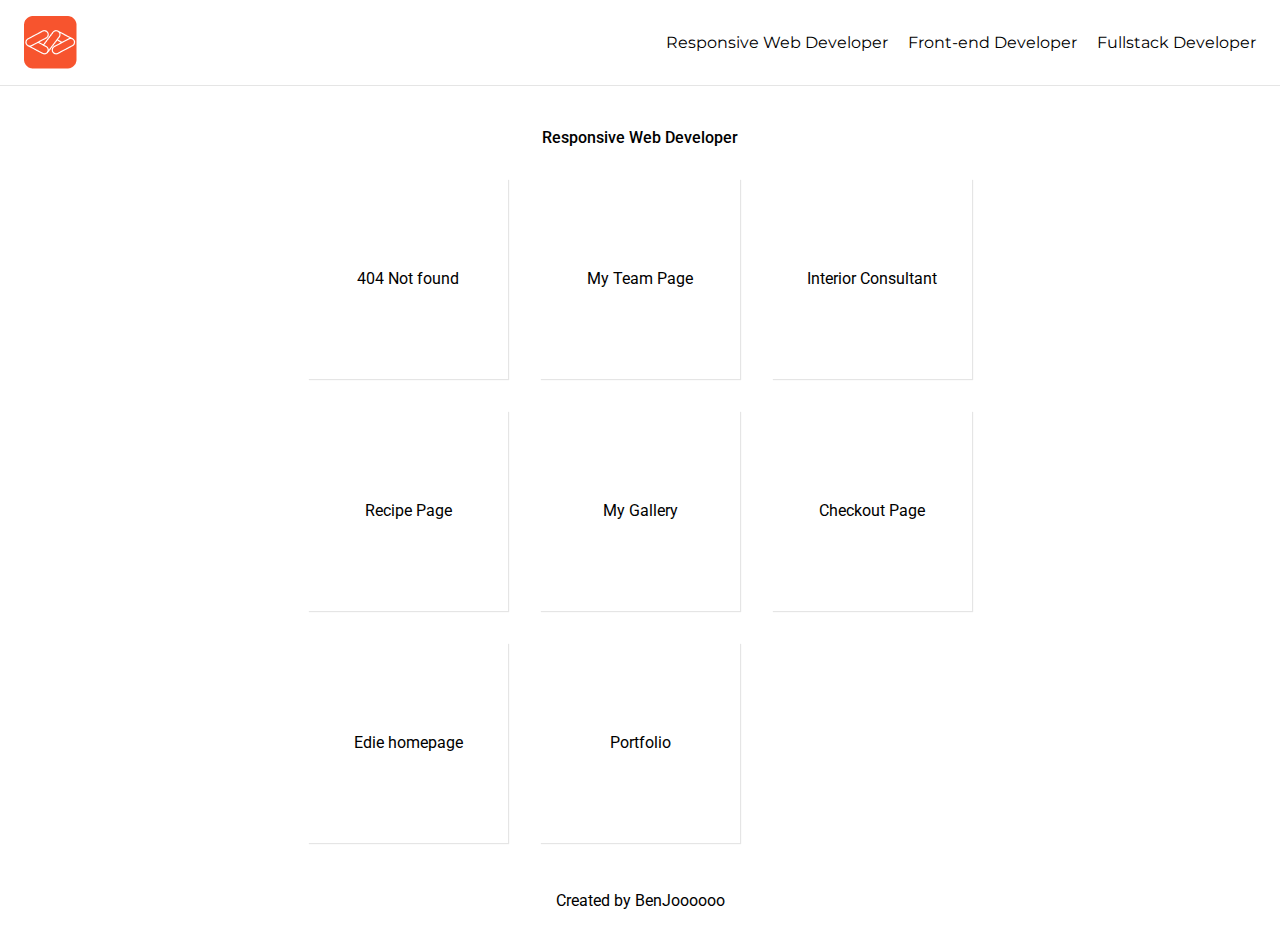
<file: index.html>
<!DOCTYPE html>
<html lang="en">
<head>
    <meta charset="UTF-8">
    <meta http-equiv="X-UA-Compatible" content="IE=edge">
    <meta name="viewport" content="width=device-width, initial-scale=1.0">
    <title>Index File</title>
    <link rel="stylesheet" href="resetAndNavigation.css">
    <link rel="icon" href="devchallenges.png">
    <link rel="stylesheet" href="https://cdnjs.cloudflare.com/ajax/libs/font-awesome/4.7.0/css/font-awesome.min.css">

</head>
<body>

    <!-- Mobile view -->

    <div class="mobile-navigation" id="mobile-navigation">
        <div class="mobile-navigation-header">
          <img src="devchallenges.png" alt="" class="logo">
  
          <div class="close-button" onclick="toggleMobileNavigation()">
            <button>
              <i class="fa fa-close"></i>
            </button>
          </div>
        </div>
  
        <a href="index.html" class="mobile-navigation-item">Responsive Web Developer</a>
        <a href="" class="mobile-navigation-item">Front-end Developer</a>
        <a href="" class="mobile-navigation-item">Fullstack Developer</a>
    </div>

    <!-- Desktop view -->
    <div id="container">
        <header>
            <div class="header-container">
                <a href="index.html" class=""><img src="devchallenges.png" alt=""></a>
                <nav>
                    <a href="index.html" class="navigation-item">Responsive Web Developer</a>
                    <a href="frontEnd.html" class="navigation-item">Front-end Developer</a>
                    <a href="fullStack.html" class="navigation-item">Fullstack Developer</a>
                </nav>
            </div>

            <div class="menu-button" onclick="toggleMobileNavigation()">
                <button>
                  <i class="fa fa-reorder"></i>
                </button>
              </div>

        </header> 

        <main>
            <div class="main-container">
                <h1 class="title">Responsive Web Developer</h1>
                <div class="grid-container">
                    <div class="box-container">
                        <a href="ResponsiveWebDev/ChallengeOne/index.html">
                            <div class="card-container box-one">
                                <div class="card-title">404 Not found</div>
                            </div>
                        </a>
                    </div> 

                    <div class="box-container">
                        <a href="ResponsiveWebDev/ChallengeTwo/index.html">
                            <div class="card-container box-one">
                                <div class="card-title">My Team Page</div>
                            </div>
                        </a>
                    </div> 

                    <div class="box-container">
                        <a href="ResponsiveWebDev/ChallengeThree/index.html">
                            <div class="card-container box-one">
                                <div class="card-title">Interior Consultant</div>
                            </div>
                        </a>
                    </div>

                    <div class="box-container">
                        <a href="ResponsiveWebDev/ChallengeFour/index.html">
                            <div class="card-container box-one">
                                <div class="card-title">Recipe Page</div>
                            </div>
                        </a>
                    </div>

                    <div class="box-container">
                        <a href="ResponsiveWebDev/ChallengeFive/index.html">
                            <div class="card-container box-one">
                                <div class="card-title">My Gallery</div>
                            </div>
                        </a>
                    </div>

                    <div class="box-container">
                        <a href="ResponsiveWebDev/ChallengeSix/index.html">
                            <div class="card-container box-one">
                                <div class="card-title">Checkout Page</div>
                            </div>
                        </a>
                    </div>

                    <div class="box-container">
                        <a href="ResponsiveWebDev/ChallengeSeven/index.html">
                            <div class="card-container box-one">
                                <div class="card-title">Edie homepage</div>
                            </div>
                        </a>
                    </div>

                    <div class="box-container">
                        <a href="ResponsiveWebDev/ChallengeEight/index.html">
                            <div class="card-container box-one">
                                <div class="card-title">Portfolio</div>
                            </div>
                        </a>
                    </div>
                </div> 
            </div>
        </main>

        <footer>
            <div class="footer-container">
                <p>Created by <a href="https://github.com/BenJoooooo">BenJoooooo</a></p>
            </div>
        </footer>
    </div>

    <script>
        function toggleMobileNavigation() {
          var element = document.getElementById("mobile-navigation");
  
          if(element.classList.contains("mobile-navigation-open")) {
            element.classList.remove("mobile-navigation-open");
          }
          else {
            element.classList.add("mobile-navigation-open");
          }
        }
      </script>
</body>
</html>
</file>
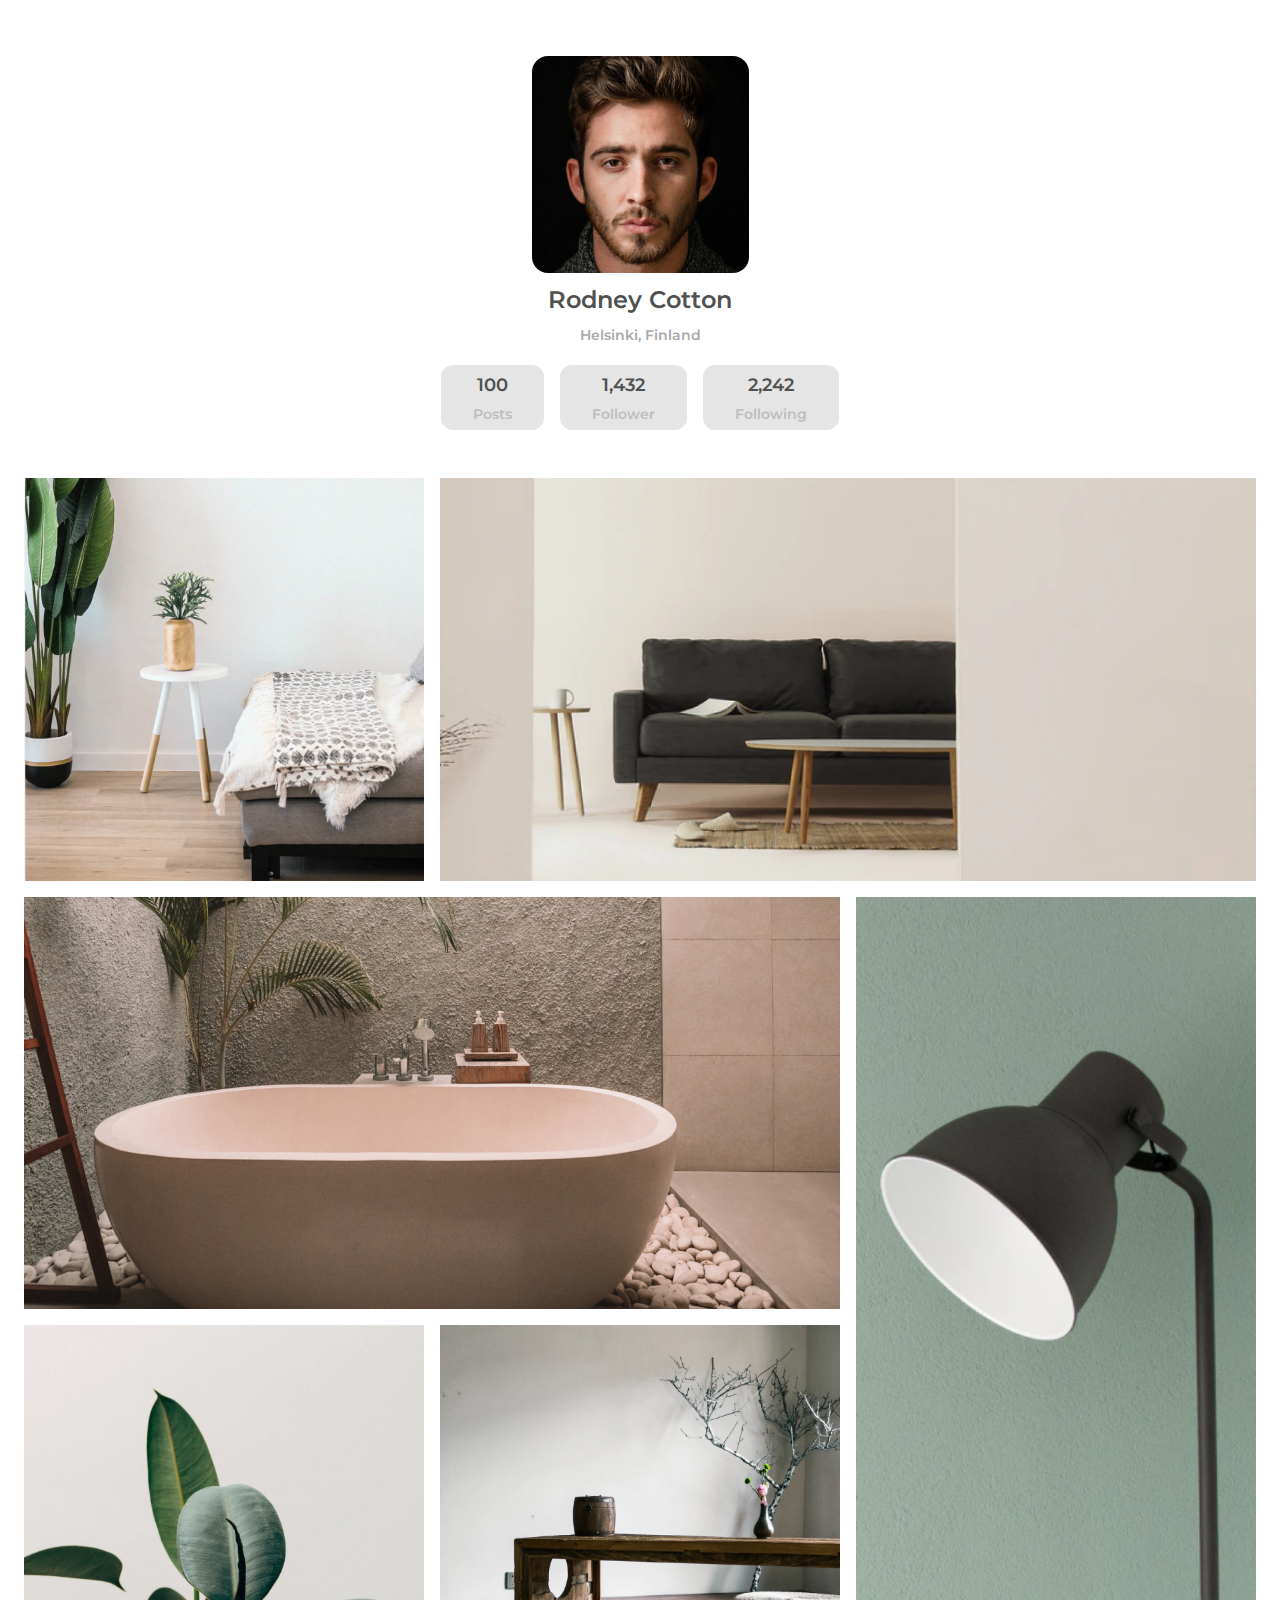
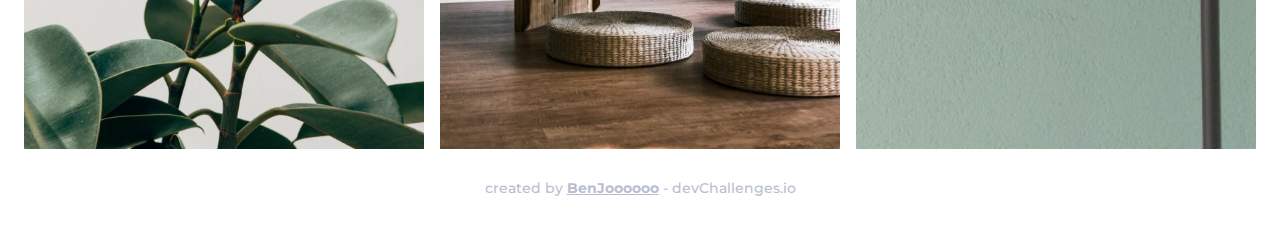
<file: ResponsiveWebDev/ChallengeFive/index.html>
<!DOCTYPE html>
<html lang="en">
  <head>
    <meta charset="utf-8" />
    <meta name="viewport" content="width=device-width, initial-scale=1, maximum-scale=5"/>
    <link rel="icon" href="devchallenges.png"/>
    <link rel="shortcut icon" type="image/x-icon" href="https://devchallenges.io/"/>
    <link href="https://fonts.googleapis.com/css2?family=Poppins:wght@400;500&display=swap" rel="stylesheet"/>
    <link rel="stylesheet" href="style.css">
    <title>Challenge Five</title>
  </head>
  <body>
    <div class="container">
      
      <header>
        <div class="profile-container">
          
          <img class="profile-photo" src="files/profilePhoto.png" alt="">

          <div class="profile">
            <p class="name">Rodney Cotton</h1>
            <p class="position">Helsinki, Finland</p>
          </div>

          <div class="profile-cards">
            <div class="posts">
              <p class="numbers">100</p>
              <p class="info">Posts</p>
            </div>

            <div class="posts">
              <p class="numbers">1,432</p>
              <p class="info">Follower</p>
            </div>

            <div class="posts">
              <p class="numbers">2,242</p>
              <p class="info">Following</p>
            </div>
          </div>
        
        </div>
      </header>

      <main>
        <div class="grid-profile">
          <div class="template-one"><img src="files/photo1.png" alt=""></div>
          <div class="template-two"><img src="files/photo2.png" alt=""></div>
          <div class="template-three"><img src="files/photo3.png" alt=""></div>
          <div class="template-four"><img src="files/photo_4.png" alt=""></div>
          <div class="template-five"><img src="files/photo5.png" alt=""></div>
          <div class="template-six"><img src="files/photo6.png" alt=""></div>
        </div>
      </main>
      
      <footer>
        <div class="footer-container">
          <p>
            created by <a href="" class="github-link">BenJoooooo</a> - devChallenges.io
          </p>
        </div>
      </footer>

    </div>
  </body>
</html>
</file>
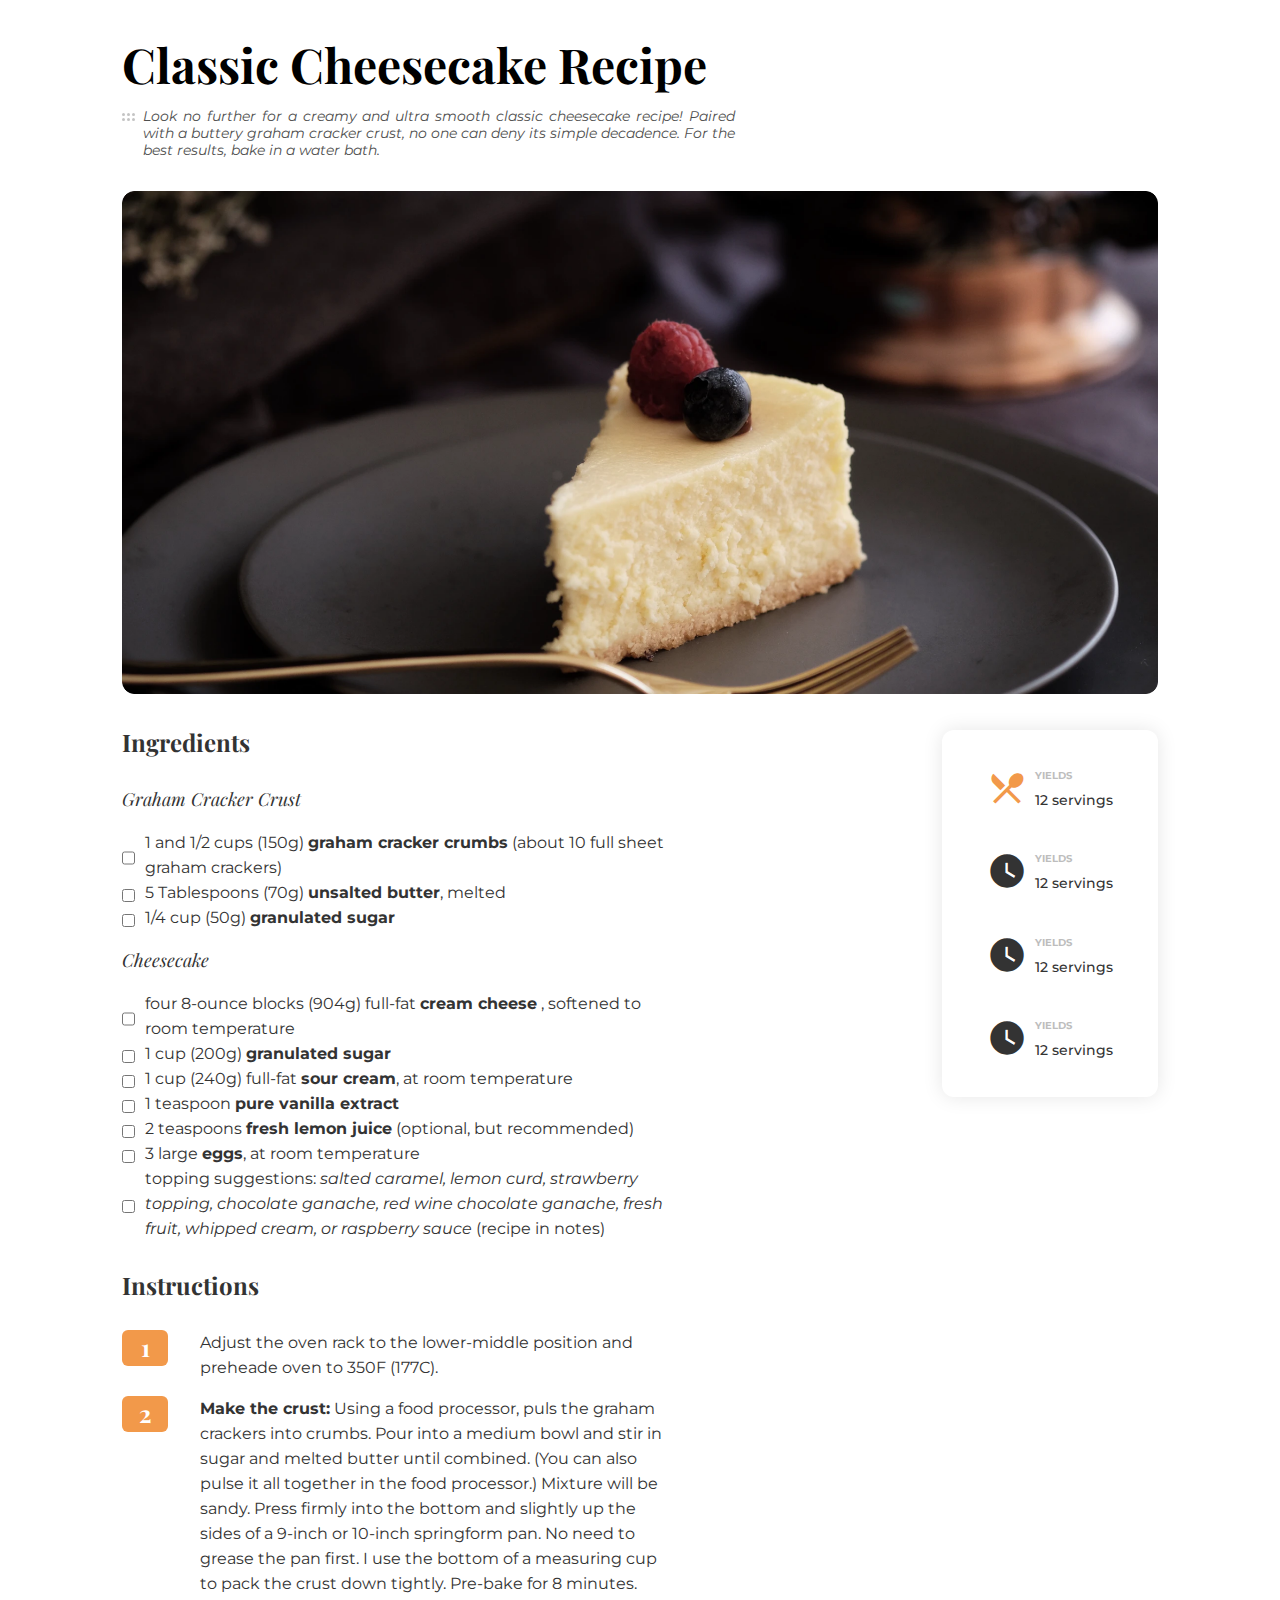
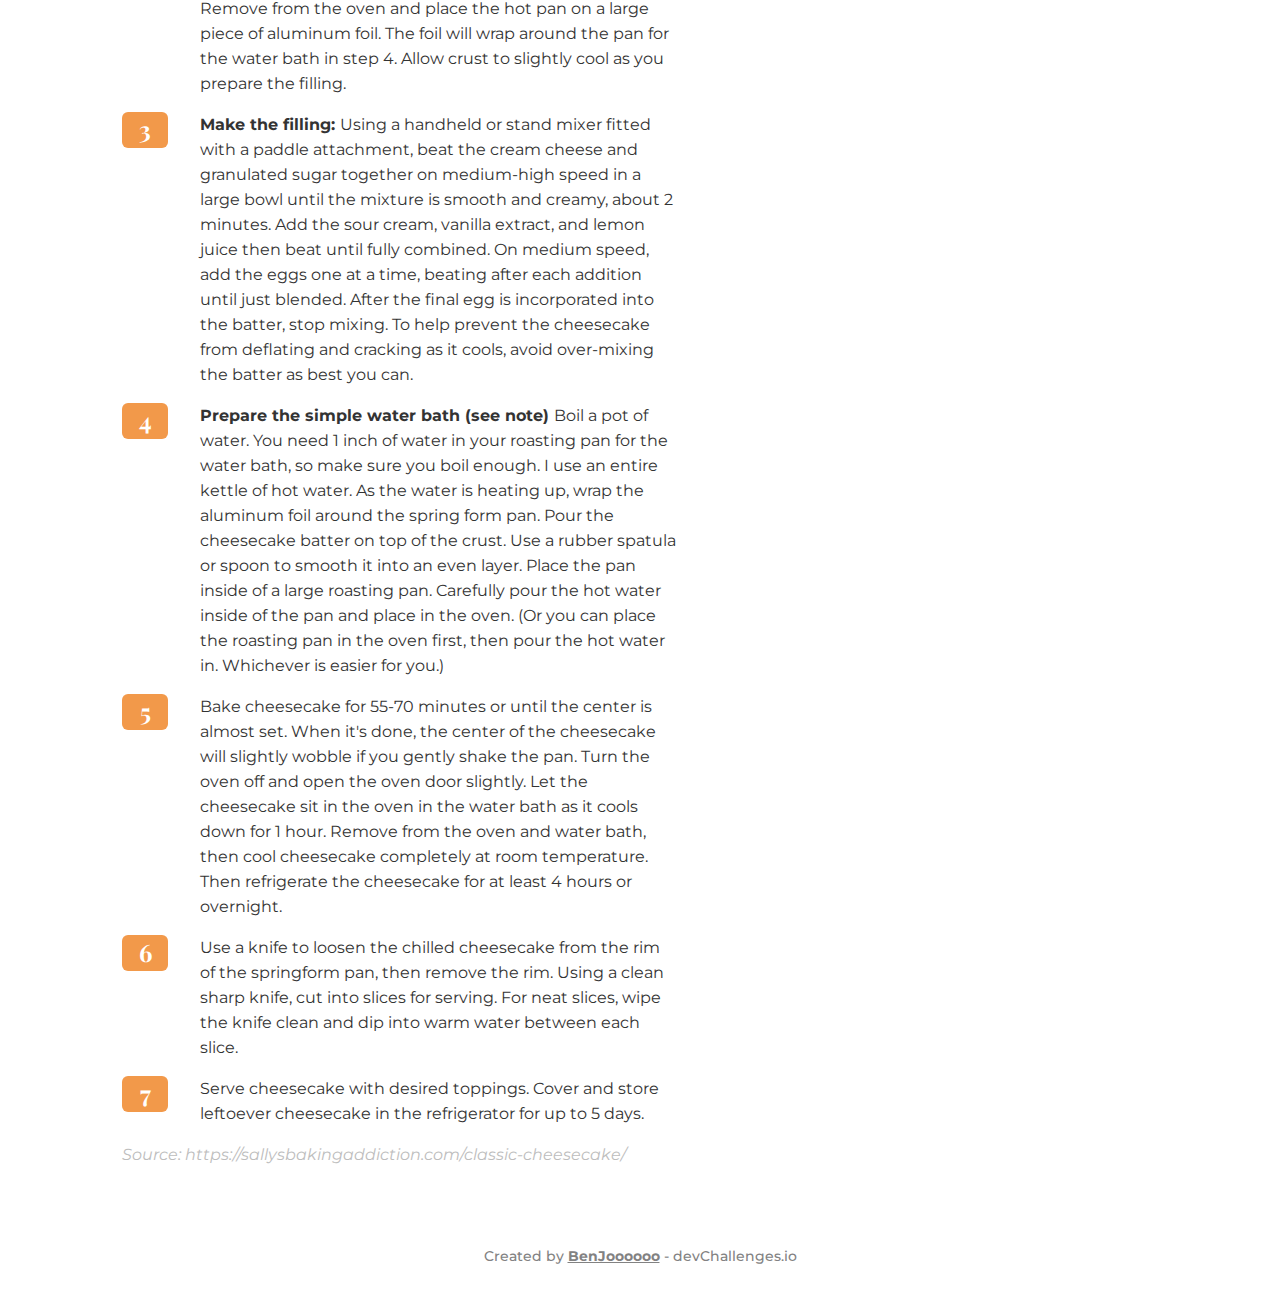
<file: ResponsiveWebDev/ChallengeFour/index.html>
<!DOCTYPE html>
<html lang="en">
  <head>
    <meta charset="utf-8" />
    <meta name="viewport" content="width=device-width, initial-scale=1, maximum-scale=5"/>
    <link rel="icon" href="files/devchallenges.png"/>
    <link rel="shortcut icon" type="image/x-icon" href="https://devchallenges.io/"/>
    <link rel="stylesheet" href="style.css">

    <!-- Google web fonts / icons -->
    <link href="https://fonts.googleapis.com/icon?family=Material+Icons"
      rel="stylesheet">

    <!-- Font awesome link  -->
    <link rel="stylesheet" href="https://cdnjs.cloudflare.com/ajax/libs/font-awesome/4.7.0/css/font-awesome.min.css">
    <title>Recipe Blog Challenge</title>
  </head>
  <body>
    <div class="container">
      <h1 class="title">Classic Cheesecake Recipe</h1> 

      <div class="description-container">
        <img class="dots" src="files/6dots.svg" alt="">
        <p class="description">
          Look no further for a creamy and ultra smooth classic cheesecake recipe!
          Paired with a buttery graham cracker crust, no one can deny its simple
          decadence. For the best results, bake in a water bath.
        </p>
      </div>

      <img class="background" src="files/photo1.png" alt="">

      <!-- Main content here -->
      <main>
        <div class="ingredients-container">

          <div class="ingredients-content">
            <h1 class="ingredients">Ingredients</h1>
            <p class="ingredient-main-title">Graham Cracker Crust</p>

            <div class="input-container">
              <input type="checkbox" name="sample">
              <label for="sample">1 and 1/2 cups (150g) <span class="bold">graham cracker crumbs</span>
              (about 10 full sheet graham crackers)</label>
            </div>

            <div class="input-container">
              <input type="checkbox" name="sample">
              <label for="sample">5 Tablespoons (70g) <span class="bold">unsalted butter</span>, melted</label>
            </div>

            <div class="input-container">
              <input type="checkbox" name="sample">
              <label for="sample">1/4 cup (50g) <span class="bold">granulated sugar</span></label>
            </div>

            <p class="ingredient-main-title">Cheesecake</p>

            <div class="input-container">
              <input type="checkbox" name="sample">
              <label for="sample">four 8-ounce blocks (904g) full-fat <span class="bold">cream cheese</span>
              , softened to room temperature</label>
            </div>

            <div class="input-container">
              <input type="checkbox" name="sample">
              <label for="sample">1 cup (200g) <span class="bold">granulated sugar</span></label>
            </div>

            <div class="input-container">
              <input type="checkbox" name="sample">
              <label for="sample">1 cup (240g) full-fat <span class="bold">sour cream</span>, at room temperature</label>
            </div>

            <div class="input-container">
              <input type="checkbox" name="sample">
              <label for="sample">1 teaspoon <span class="bold">pure vanilla extract</span></label>
            </div>

            <div class="input-container">
              <input type="checkbox" name="sample">
              <label for="sample">2 teaspoons <span class="bold">fresh lemon juice</span> (optional, but
              recommended)</label>
            </div>

            <div class="input-container">
              <input type="checkbox" name="sample">
              <label for="sample">3 large <span class="bold">eggs</span>, at room temperature</label>
            </div>

            <div class="input-container">
              <input type="checkbox" name="sample">
              <label for="sample">topping suggestions: <span class="italic-style">salted caramel, lemon curd, strawberry topping,
                chocolate ganache, red wine chocolate ganache, fresh fruit, whipped cream, or raspberry sauce</span>
                (recipe in notes)
              </label>
            </div>

            <h1 class="instructions">Instructions</h1>

            <div class="instruction-info">
              <div class="numbers">
                <p class="number">1</p>
              </div>
              <div class="instruction-detail-container">
                <p class="instruction-detail">
                  Adjust the oven rack to the lower-middle position and preheade oven to 350F (177C).
                </p>
              </div>
            </div>

            <div class="instruction-info">
              <div class="numbers">
                <p class="number">2</p>
              </div>
              <div class="instruction-detail-container">
                <p class="instruction-detail">
                  <span class="bold">Make the crust:</span>
                  Using a food processor, puls the graham crackers into crumbs. Pour into a medium
                  bowl and stir in sugar and melted butter until combined. (You can also pulse it all
                  together in the food processor.) Mixture will be sandy. Press firmly into the bottom
                  and slightly up the sides of a 9-inch or 10-inch springform pan. No need to grease
                  the pan first. I use the bottom of a measuring cup to pack the crust down tightly.
                  Pre-bake for 8 minutes. Remove from the oven and place the hot pan on a large piece of aluminum
                  foil. The foil will wrap around the pan for the water bath in step 4. Allow crust to slightly
                  cool as you prepare the filling.
                </p>
              </div>
            </div>

            <div class="instruction-info">
              <div class="numbers">
                <p class="number">3</p>
              </div>
              <div class="instruction-detail-container">
                <p class="instruction-detail">
                  <span class="bold">Make the filling: </span>
                  Using a handheld or stand mixer fitted with a paddle attachment, beat the cream cheese
                  and granulated sugar together on medium-high speed in a large bowl until the mixture is smooth
                  and creamy, about 2 minutes. Add the sour cream, vanilla extract, and lemon juice then beat until
                  fully combined. On medium speed, add the eggs one at a time, beating after each addition until
                  just blended. After the final egg is incorporated into the batter, stop mixing. To help prevent 
                  the cheesecake from deflating and cracking as it cools, avoid over-mixing the batter as best you can.
                </p>
              </div>
            </div>

            <div class="instruction-info">
              <div class="numbers">
                <p class="number">4</p>
              </div>
              <div class="instruction-detail-container">
                <p class="instruction-detail">
                  <span class="bold">Prepare the simple water bath (see note) </span>
                  Boil a pot of water. You need 1 inch of water in your roasting pan for the water bath, so make sure you
                  boil enough. I use an entire kettle of hot water. As the water is heating up, wrap the aluminum foil around the spring
                  form pan. Pour the cheesecake batter on top of the crust. Use a rubber spatula or spoon to smooth it into an even layer.
                  Place the pan inside of a large roasting pan. Carefully pour the hot water inside of the pan and place in the oven. (Or you
                  can place the roasting pan in the oven first, then pour the hot water in. Whichever is easier for you.)
                </p>
              </div>
            </div>

            <div class="instruction-info">
              <div class="numbers">
                <p class="number">5</p>
              </div>
              <div class="instruction-detail-container">
                <p class="instruction-detail">
                  Bake cheesecake for 55-70 minutes or until the center is almost set. When it's done, the center of the cheesecake
                  will slightly wobble if you gently shake the pan. Turn the oven off and open the oven door slightly. Let the cheesecake
                  sit in the oven in the water bath as it cools down for 1 hour. Remove from the oven and water bath, then cool cheesecake
                  completely at room temperature. Then refrigerate the cheesecake for at least 4 hours or overnight.
                </p>
            </div>
          </div>

          <div class="instruction-info">
            <div class="numbers">
              <p class="number">6</p>
            </div>
            <div class="instruction-detail-container">
              <p class="instruction-detail">
                Use a knife to loosen the chilled cheesecake from the rim of the springform pan, then remove
                the rim. Using a clean sharp knife, cut into slices for serving. For neat slices, wipe the knife
                clean and dip into warm water between each slice.
              </p>
          </div>
          </div>

          <div class="instruction-info">
            <div class="numbers">
              <p class="number">7</p>
            </div>
            <div class="instruction-detail-container">
              <p class="instruction-detail">
                Serve cheesecake with desired toppings. Cover and store leftoever cheesecake
                in the refrigerator for up to 5 days.
              </p>
          </div>
          </div>

          <p class="source">
            Source: https://sallysbakingaddiction.com/classic-cheesecake/
          </p>
        </div>

        <div class="side-content">

          <div class="row-one">
            <span class="material-icons md-36">restaurant_menu</span>
            <div class="info-card">
              <p class="info-title">Yields</p>
              <p class="info-description">12 servings</p>
            </div>
          </div>
            <div class="row-one">
              <span class="material-icons">watch_later</span>
              <div class="info-card">
                <p class="info-title">Yields</p>
                <p class="info-description">12 servings</p>
              </div>
            </div>
            <div class="row-one">
              <span class="material-icons">watch_later</span>
              <div class="info-card">
                <p class="info-title">Yields</p>
                <p class="info-description">12 servings</p>
              </div>
            </div>
            <div class="row-one">
              <span class="material-icons">watch_later</span>
              <div class="info-card">
                <p class="info-title">Yields</p>
                <p class="info-description">12 servings</p>
              </div>
            </div>
          </div>
        </div>
      </main>
      
      <!-- Main content ends here -->
    </div>

    <footer>
      <div class="footer-container container">
        <p class="footer-description">Created by <a href="https://github.com/BenJoooooo" class="github-link">BenJoooooo</a> - devChallenges.io</p>
      </div>
    </footer>
  </body>
</html>
</file>
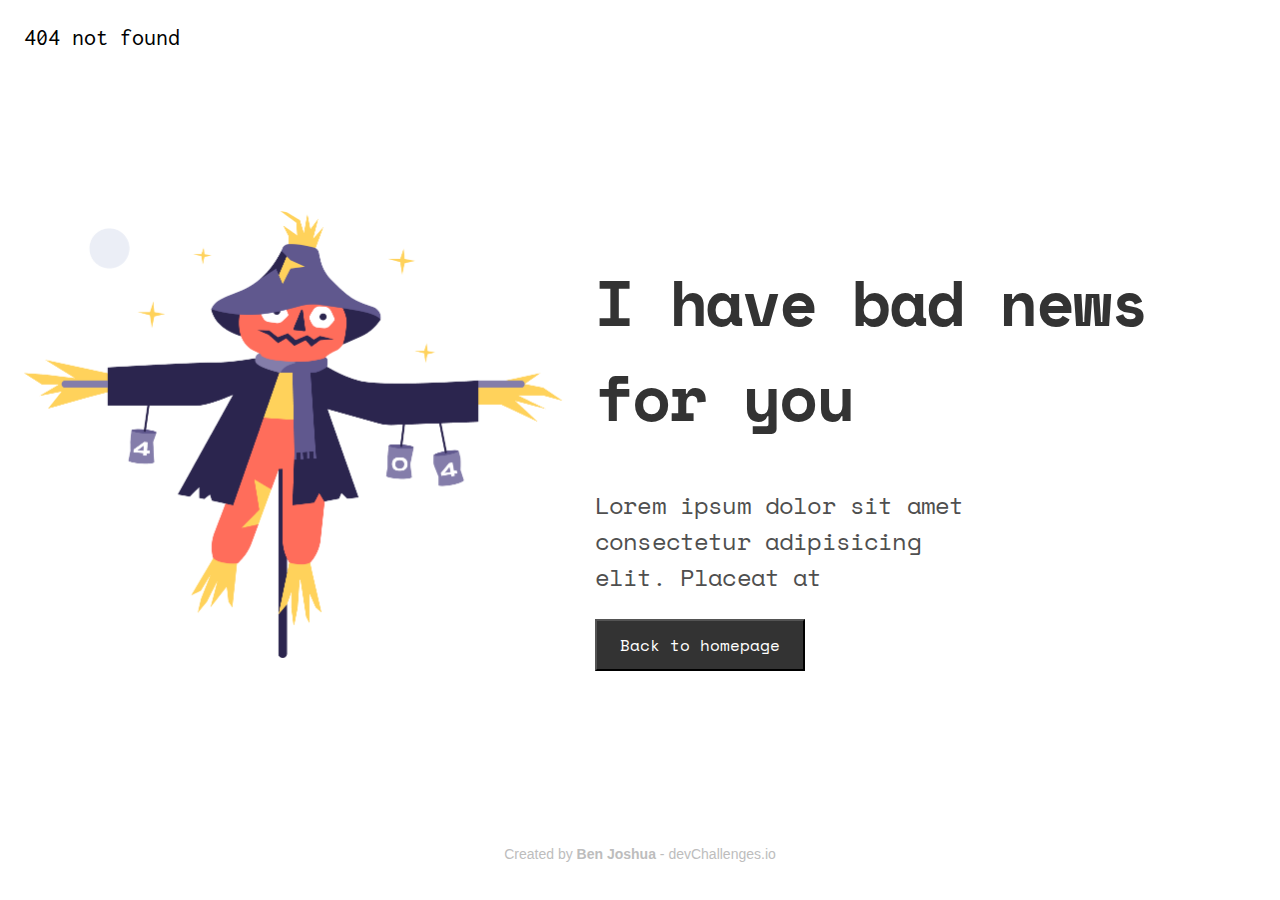
<file: ResponsiveWebDev/ChallengeOne/index.html>
<!DOCTYPE html>
<html lang="en">
<head>
    <meta charset="UTF-8">
    <meta http-equiv="X-UA-Compatible" content="IE=edge">
    <meta name="viewport" content="width=device-width, initial-scale=1.0">
    <title>404 NOT FOUND</title>
    <link rel="stylesheet" href="style.css">
    <link rel="icon" href="img/devchallenges.png">
</head>
<body>
    <div id="container">
        <header>
            <h3 class="logo">404 not found</h3>
        </header>

        <main>
            <div class="main-content">
                <div class="img-crow">
                    <img src="img/Scarecrow.png" alt="">
                </div>
                <div class="texts">
                    <h1 class="heading">I have bad news for you</h1>
                    <p class="subheading">Lorem ipsum dolor sit amet 
                        consectetur adipisicing elit. Placeat at 
                    </p>
                    <div class="button-container">
                        <button>Back to homepage</button>
                    </div>
                </div>
            </div>
        </main>

        <footer>
            <div class="footer-container">
                <p>Created by <span>Ben Joshua</span> - devChallenges.io</p>
            </div>
        </footer>
    </div>
</body>
</html>
</file>
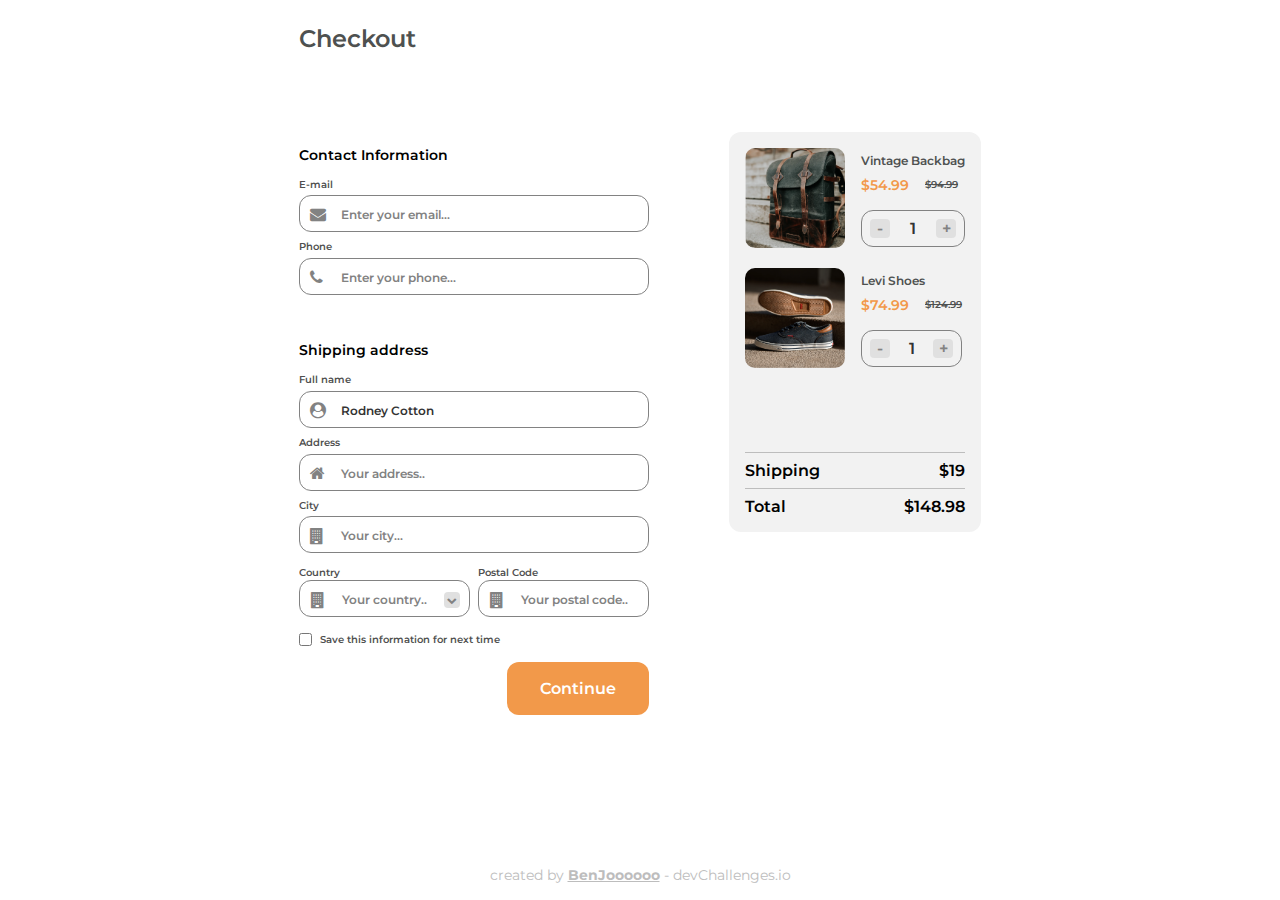
<file: ResponsiveWebDev/ChallengeSix/index.html>
<!DOCTYPE html>
<html lang="en">
  <head>
    <meta charset="utf-8" />
    <meta name="viewport" content="width=device-width, initial-scale=1, maximum-scale=5"/>
    <link rel="icon" href="devchallenges.png" />
    <link rel="shortcut icon" type="image/x-icon" href="https://devchallenges.io/"/>
    <link href="https://fonts.googleapis.com/css2?family=Poppins:wght@400;500&display=swap" rel="stylesheet"/>
    <link rel="stylesheet" href="https://cdnjs.cloudflare.com/ajax/libs/font-awesome/4.7.0/css/font-awesome.min.css">
    <link rel="stylesheet" href="./css/main.css">
    <title>Sass Tutorial</title>   
  </head>
  <body>
    <div id="container">
      <nav>
        <h1>Checkout</h1>
      </nav>

      <main>
        <div class="checkout-container">
          <div class="checkout-container-wrapper">
            <div class="items-container">
              <div class="img-container">
                <img src="photo1.png" alt="">
              </div>
              <div class="item-info-container">
                <div class="item-info">
                  <p class="item-title">Vintage Backbag</p>
                  <div class="item-price">
                    <p class="item-sale">$54.99</p>
                    <p class="item-discount"><s>$94.99</s></p>
                  </div>
                </div>

                <div class="input-container">
                  <div class="btn-container">
                    <p class="decrement">-</p>
                    <p class="input-value">1</p>
                    <p class="increment">+</p>
                  </div>
                </div>
              </div>
            </div>

            <div class="items-container">
              <div class="img-container">
                <img src="photo2.png" alt="">
              </div>
              <div class="item-info-container">
                <div class="item-info">
                  <p class="item-title">Levi Shoes</p>
                  <div class="item-price">
                    <p class="item-sale">$74.99</p>
                    <p class="item-discount"><s>$124.99</s></p>
                  </div>
                </div>

                <div class="input-container">
                  <div class="btn-container">
                    <p class="decrement">-</p>
                    <p class="input-value">1</p>
                    <p class="increment">+</p>
                  </div>
                </div>
              </div>
            </div>

            <div class="items-container column">
              <div class="item-label">
                <h3>Shipping</h3>
                <p>$19</p>
              </div>
              <div class="item-label margin-0">
                <h3>Total</h3>
                <p>$148.98</p>
              </div>
            </div>
          </div>
        </div>

        <div class="info-container">
          <div class="info-container-wrapper">
            <div class="contact-info">

              <h1>Contact Information</h1>

              <div class="email">
                <label for="">E-mail</label>
                <div class="icon-container">
                  <input type="text" placeholder="Enter your email...">
                  <i class="fa fa-envelope"></i>
                </div>
              </div>
              <div class="phone">
                <label for="">Phone</label>
                <div class="icon-container">
                  <input type="text" placeholder="Enter your phone...">
                  <i class="fa fa-phone"></i>
                </div>
              </div>
            </div>

            <div class="contact-info">

              <h1>Shipping address</h1>

              <div class="full-name">
                <label for="">Full name</label>
                <div class="icon-container">
                  <input type="text" placeholder="Rodney Cotton" class="active">
                  <i class="fa fa-user-circle"></i>
                </div>
              </div>

              <div class="address">
                <label for="">Address</label>
                <div class="icon-container">
                  <input type="text" placeholder="Your address.." class="active">
                  <i class="fa fa-home"></i>
                </div>
              </div>

              <div class="city">
                <label for="">City</label>
                <div class="icon-container">
                  <input type="text" placeholder="Your city..." class="active">
                  <i class="fa fa-building"></i>
                </div>
              </div>

              <div class="group">
                <div class="flex">
                  <label for="">Country</label>
                    <div class="icon-container">
                      <input type="text" placeholder="Your country.." class="active">
                      <i class="fa fa-building"></i>
                      <div class="dropdown">
                        <i class="fa fa-chevron-down"></i>
                      </div>
                    </div>
                </div>

                <div class="flex">
                  <label for="">Postal Code</label>
                    <div class="icon-container">
                      <input type="text" placeholder="Your postal code.." class="active">
                      <i class="fa fa-building"></i>
                    </div>
                </div>
              </div>

              <div class="prompt">
                <input type="checkbox">
                <p>Save this information for next time</p>
              </div>
            </div>
          </div>

          <button>Continue</button>
        </div>
      </main>

      <footer>
        <p>created by <a href="https://github.com/BenJoooooo">BenJoooooo</a> - devChallenges.io</p>
      </footer>
    </div>
  </body>
</html>
</file>
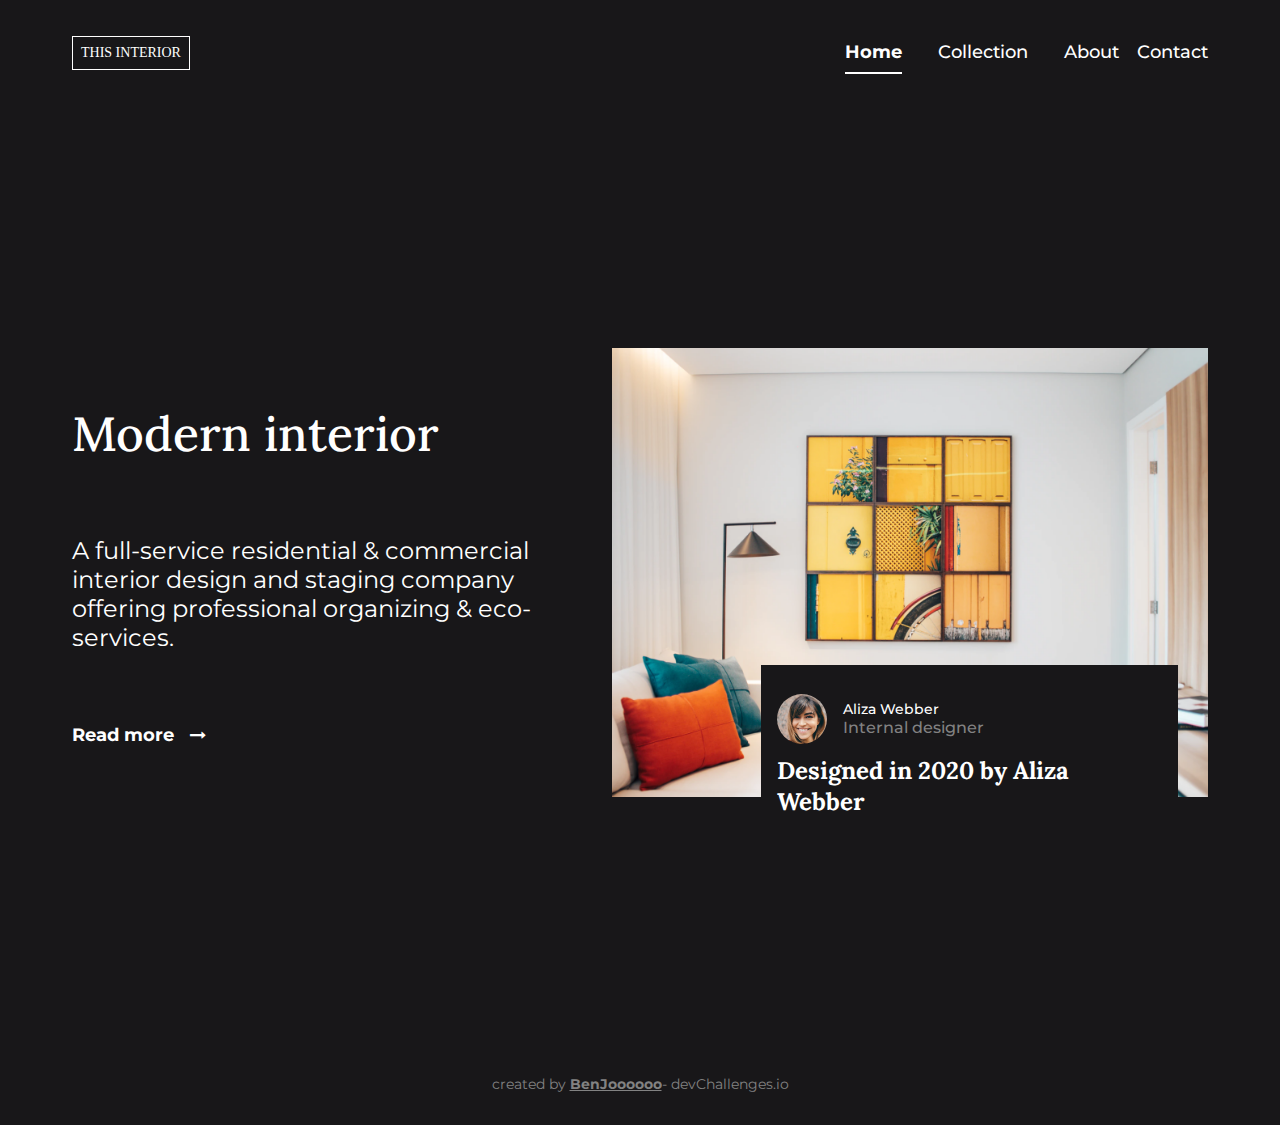
<file: ResponsiveWebDev/ChallengeThree/index.html>
<!DOCTYPE html>
<html lang="en">
  <head>
    <meta charset="utf-8" />
    <meta name="viewport" content="width=device-width, initial-scale=1, maximum-scale=5"/>
    <link rel="icon" href="devchallenges.png"/>
    <link rel="shortcut icon" type="image/x-icon" href="https://devchallenges.io/"/>
    <link href="https://fonts.googleapis.com/css2?family=Poppins:wght@400;500&display=swap" rel="stylesheet"/>
    <title>Dev Challenges</title>
    <link rel="stylesheet" href="https://cdnjs.cloudflare.com/ajax/libs/font-awesome/4.7.0/css/font-awesome.min.css">
    <link rel="stylesheet" href="style.css">
  </head>
  <body>

    <div class="mobile-navigation" id="mobile-navigation">
      <div class="mobile-navigation-header">
        <div class="logo-container">
          <p class="mobile-logo">This interior</p>
        </div>

        <div class="close-button" onclick="toggleMobileNavigation()">
          <button>
            <i class="fa fa-close"></i>
          </button>
        </div>
      </div>

      <div class="link-container">
        <a href="" class="mobile-navigation-item active">Home</a>
        <a href="" class="mobile-navigation-item">About</a>
        <a href="" class="mobile-navigation-item">Services</a>
        <a href="" class="mobile-navigation-item">Contact</a>
      </div>
    </div>


    <div class="container">

      <!-- Navigation starts here -->
      <header>


        <div class="logo-container">
          <p class="logo">This interior</p>
        </div>

        <nav>
          <ul class="navigation-container">
            <li class="navigation-item active"><a href="" class="navigation-link">Home</a></li>
            <li class="navigation-item"><a href="" class="navigation-link">Collection</a></li>
            <li class="navigation-item"><a href="" class="navigation-link">About</a></li>
            <li class="navigation-item"><a href="" class="navigation-link">Contact</a></li>
          </ul>
        </nav>

        <div class="menu-button" onclick="toggleMobileNavigation()">
          <button>
            <i class="fa fa-reorder"></i>
          </button>
        </div>
      </header>
      <!-- Navigation ends here -->

      <main>
        <div class="content">
          <div class="content-container">
              <h1>Modern interior</h1>
              <p>
                A full-service residential & commercial interior design and
                staging company offering professional organizing & eco-services.
              </p>
              <div class="read-more-button">
                <a href="read-more">Read more</a>
                <i class="fa fa-long-arrow-right"></i>
              </div>
          </div>

          <div class="image-container">
            <img class="photo-one" src="photo1.png" alt="">
            <div class="profile-container">
              <div class="profile">
                <img class="display-photo" src="photo2.png" alt="">
                <div class="profile-info">
                  <p class="name">Aliza Webber</p>
                  <p class="position">Internal designer</p>
                </div>
              </div>

              <div class="subprofile">
                <p class="profile-sentence">
                  Designed in 2020 by Aliza Webber
                </p>
              </div>
              
            </div>
          </div>
        </div>
      </main>

      <footer>
        <div class="footer-container">
          <p class="footer-paragraph">created by <a href="">BenJoooooo</a>- devChallenges.io</p>
        </div>
      </footer>
    </div>

    <script>
      function toggleMobileNavigation() {
        var element = document.getElementById("mobile-navigation");

        if (element.classList.contains("mobile-navigation-open")) {
          element.classList.remove("mobile-navigation-open");
        }

        else {
          element.classList.add("mobile-navigation-open");
        }
      }
    </script>
  </body>
</html>
</file>
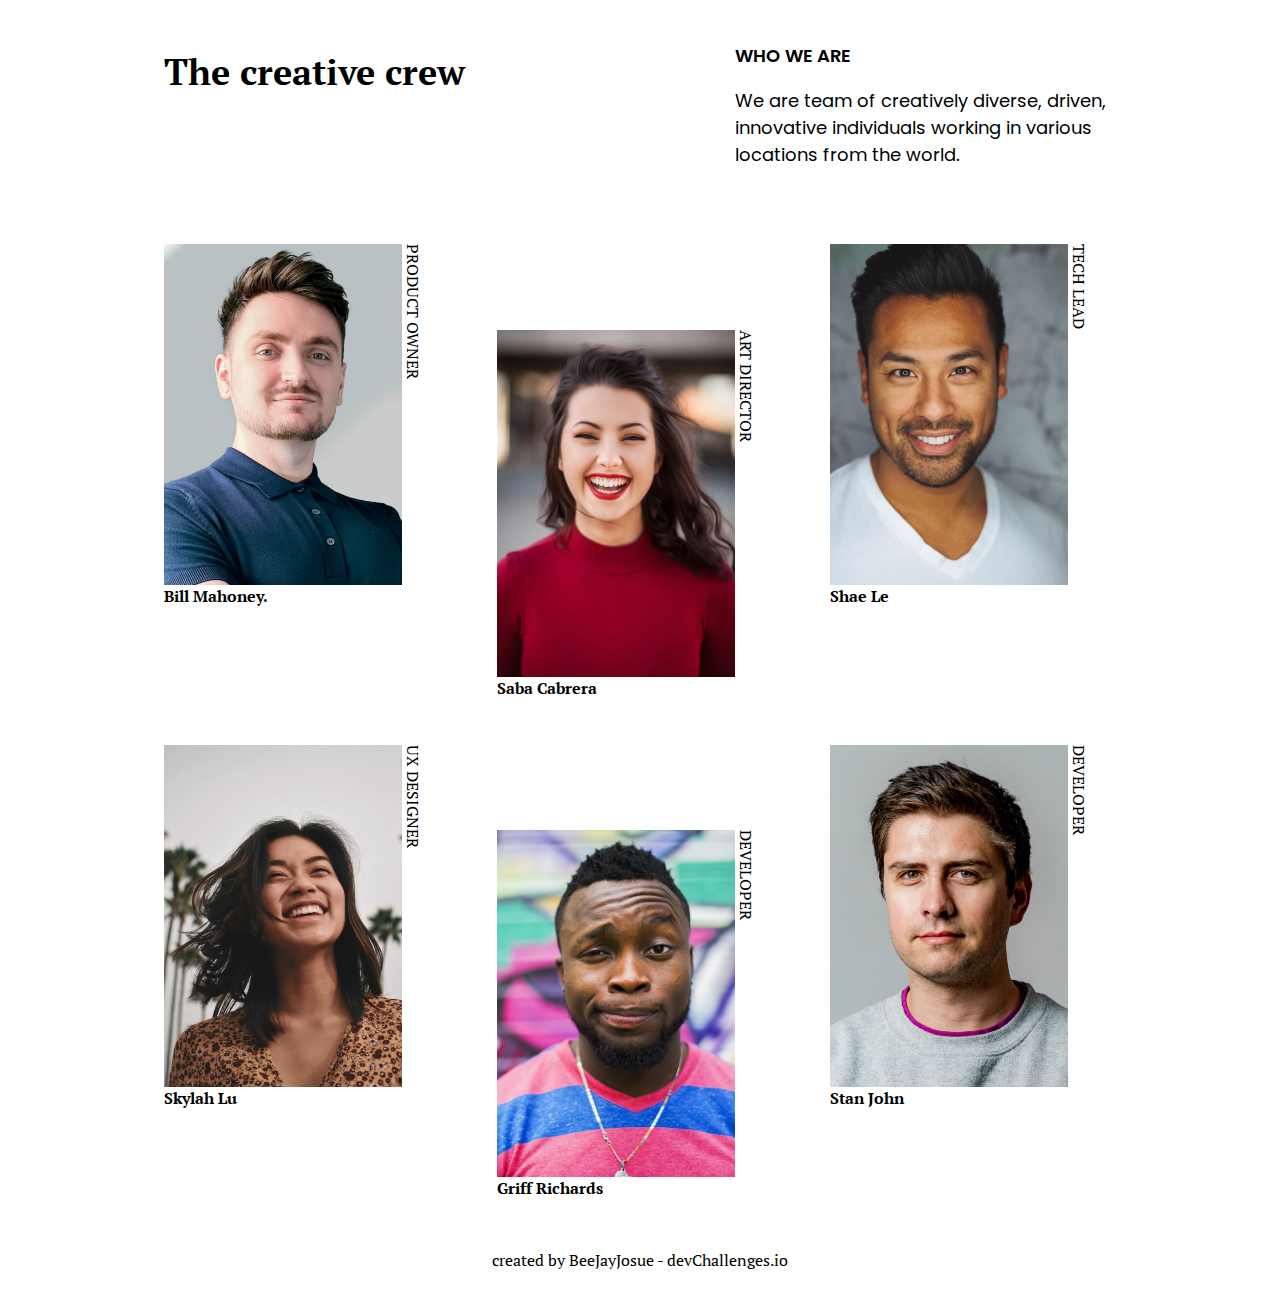
<file: ResponsiveWebDev/ChallengeTwo/index.html>
<!DOCTYPE html>
<html lang="en">
<head>
    <meta charset="UTF-8">
    <meta http-equiv="X-UA-Compatible" content="IE=edge">
    <meta name="viewport" content="width=device-width, initial-scale=1.0">
    <title>Team Page Challenge</title>
    <link rel="icon" href="img/devchallenges.png">
    <link rel="stylesheet" href="style.css">
</head>
<body>
    <div id="container">
        <header>
            <div class="heading">
                <div class="title">
                    <h1>The creative crew</h1>
                </div>
                <div class="text-container">
                    <div class="text-title">
                        <h3>Who we are</h3>
                    </div>
                    <div class="text-description">
                        <p>
                            We are team of creatively diverse, driven, 
                            innovative individuals working in various 
                            locations from the world.
                        </p>
                    </div>
                </div>
            </div>
        </header>

        <main>
            <div class="main-container">
                <div class="container-card r1">
                    <div class="container-profile">
                        <img src="./img/photo1.png" alt="">
                        <div class="container-position">Product Owner</div>
                    </div>
                    <h2 class="name">Bill Mahoney.</h2>
                </div>

                <div class="container-card r2">
                    <div class="container-profile">
                        <img src="./img/photo2.png" alt="">
                        <div class="container-position">Art Director</div>
                    </div>
                    <h2 class="name">Saba Cabrera</h2>
                </div>
                
                <div class="container-card r3">
                    <div class="container-profile">
                        <img src="./img/photo3.png" alt="">
                        <div class="container-position">Tech Lead</div>
                    </div>
                    <h2 class="name">Shae Le</h2>
                </div>

                <div class="container-card r4">
                    <div class="container-profile">
                        <img src="./img/photo4.png" alt="">
                        <div class="container-position">Ux Designer</div>
                    </div>
                    <h2 class="name">Skylah Lu</h2>
                </div>

                <div class="container-card r5">
                    <div class="container-profile">
                        <img src="./img/photo5.png" alt="">
                        <div class="container-position">Developer</div>
                    </div>
                    <h2 class="name">Griff Richards</h2>
                </div>

                <div class="container-card r6">
                    <div class="container-profile">
                        <img src="./img/photo6.png" alt="">
                        <div class="container-position">Developer</div>
                    </div>
                    <h2 class="name">Stan John</h2>
                </div>
            </div>
        </main>

        <footer>
            <div class="container-footer">
                <h6>created by <span>BeeJayJosue</span> - devChallenges.io</h6>
            </div>
        </footer>
        
    </div>
</body>
</html>
</file>
<file: ResponsiveWebDev/ChallengeFive/style.css>
@import url('https://fonts.googleapis.com/css2?family=Montserrat:wght@600;700&display=swap');

:root {
    --ff-mont:'Montserrat', sans-serif;

    --fs-24: 1.5rem;
    --fs-18: 1.125rem;
    --fs-14: 0.875rem;

    --clr-dark-grey: #4E5150;
    --clr-grey: #A9A9A9;
    --clr-light-grey: #E5E5E5;
    --clr-grey-footer: #B9BDCF;
}

* {
    box-sizing: border-box;
    font: inherit;
    color: inherit;
}

.container {
    max-width: 1300px;
    margin: 0 auto;
    padding: 1em;

    display: grid;
    grid-template-rows: auto 1fr auto;
    place-items: center;
}

img {
    width: 100%;
}

.profile-photo {
    width: 217px;
    border-radius: 16px;
}

.profile-container {
    width: 300px;   
    display: flex;
    flex-direction: column;
    justify-content: space-between;
    align-items: center;
    margin: 2em 0;
}

.profile-container p{
    margin: .5em 0;
}

.name {
    font-family: var(--ff-mont);
    font-size: var(--fs-24);
    color: var(--clr-dark-grey);
    font-weight: 600;
}

.position {
    font-family: var(--ff-mont);
    font-size: var(--fs-14);
    font-weight: 600;
    color: var(--clr-grey);
    padding-bottom: 1em;
}


.profile-cards {
    display: flex;
    justify-content: space-between;
    column-gap: 1em;
}

.profile {
    text-align: center;
}

.posts {
    text-align: center;
}

.profile-cards .numbers, 
.profile-cards .info {
    font-family: var(--ff-mont);
    font-weight: 600;
    font-size: var(--fs-18);
    color: var(--clr-dark-grey);
}

.posts {
    background-color: var(--clr-light-grey);
    padding-inline: 2em;
    border-radius: 12px;
}

.profile-container .info {
    font-family: var(--ff-mont);
    font-size: var(--fs-14);
    color: #BDBDBD;
}

main {
    margin: 1em 0;
}

.grid-profile img {
    width: 100%;
    height: 100%;
}

.grid-profile {
    display: grid;
    grid-template-columns: repeat(3, 1fr);
    /* grid-template-rows: repeat(3, 1fr); */
    gap: 1em;
    grid-template-areas: 
    "one two two"
    "three three four"
    "five six four";
}

.template-one {
    grid-area: one;
}

.template-two {
    grid-area: two;
}

.template-three {
    grid-area: three;
}

.template-four {
    grid-area: four;
}

.template-five {
    grid-area: five;
}

.template-six {
    grid-area: six;
}

.footer-container p {
    font-size: var(--fs-14);
    font-weight: 500;
    font-family: var(--ff-mont);
    color: var(--clr-grey-footer);
}

.footer-container a {
    font-weight: 700;
}

@media (max-width: 650px) {
    .posts {
        width: 100px;
        text-align: center;
        align-items: center;
        padding: 0;
    }
}
</file>
<file: ResponsiveWebDev/ChallengeFour/style.css>
@import url('https://fonts.googleapis.com/css2?family=Montserrat:ital,wght@0,400;0,500;0,700;1,500&family=Playfair+Display:ital,wght@0,400;0,700;1,400&display=swap');

:root {
    --ff-mont: 'Montserrat', sans-serif;
    --ff-play: 'Playfair Display', serif;

    --fs-48: 3rem;
    --fs-14: .875rem;
    --fs-24: 1.5rem;
    --fs-18: 1.125rem;
    --fs-16: 1rem;
    --fs-10: .625rem;
    --fs-8: .5rem;
    --fs-12: .75rem;

    --clr-black: #000000;
    --clr-grey-1: #333333;
    --clr-grey-2: #4f4f4f;
    --clr-grey-4: #bdbdbd;
    --clr-grey-footer: #828282;
    --clr-grey-bg: #c4c4c4;
    --clr-orange-bg: #f2994a;
    --clr-white: #ffffff;
}

* {
    box-sizing: border-box;
    color: inherit;
    font: inherit;
}

body {
    font-family: var(--ff-mont);
    margin: 0;
    padding: 0;
}

.container {
    max-width: 1100px;
    margin: 0 auto;
    padding: 2rem 2rem;
}

.title {
    margin: 0;
    font-family: var(--ff-play);
    font-weight: bold;
    font-size: var(--fs-48);
    margin-bottom: .25em;
}

.description-container {
    display: flex;
    align-items: flex-start;
    column-gap: .5em;

}

.description-container .dots {
    padding-top: 5px;
}

.description-container .description {
    margin: 0;
    text-align: justify;
    line-height: 17.07px;
    font-style: italic;
    font-family: var(--ff-mont);
    font-size: var(--fs-14);
    color: var(--clr-grey-2);
    max-width: 592px;
}

.background {
    width: 100%;
    margin-top: 2em;
}

.ingredients {
    margin: 0;
    font-family: var(--ff-play);
    font-weight: bold;
    font-size: var(--fs-24);
    margin-bottom: 2rem;
}
.ingredient-main-title {
    font-family: var(--ff-play);
    font-size: var(--fs-18);
    font-weight: 400;
    font-style: italic;
    color: var(--clr-grey-1);
}

.ingredients-content {
    max-width: 554px;
    width: 100%;
}

.ingredients-container {
    font-size: var(--fs-16);
    font-family: var(--ff-mont);
    color: var(--clr-grey-1);
    line-height: 25px;
    margin-top: 2rem;
    
    display: flex;
    justify-content: space-between;
    column-gap: 2em;
}

.input-container {
    display: flex;
}

.input-container input {
    margin: 6px 10px 0 0;
}

.bold {
    font-weight: 700;
}

.italic-style {
    font-style: italic;
}

.numbers {
    font-family: var(--ff-play);
    font-size: var(--fs-24);
    color: var(--clr-white);
    font-weight: 700;
    height: 36px;
    width: 46px;
    background-color: var(--clr-orange-bg);
    border-radius: 6px;
    
    display: flex;
    align-items: center;
    justify-content: center;
}

.number {
    padding: 1em 1.5em;
}

.instructions {
    margin: 0;
    font-family: var(--ff-play);
    font-weight: bold;
    font-size: var(--fs-24);
    margin-block: 2rem;
}

.instruction-detail {
    margin: 0;
    padding: 0;
}

.instruction-info {
    display: flex;
    column-gap: 2em;
    margin-block: 1em;
}

.side-content {
    width: 216px;
    height: 367px;
    box-shadow: 0px 0px 20px rgba(0, 0, 0, 0.1);
    border-radius: 12px;
   

    display: flex;
    flex-direction: column;
    justify-content: space-evenly;
    align-items: center;
}

.row-one {
    display: flex;
    align-items: center;
    column-gap: .5em;
}

.info-card {
    display: flex;
    flex-direction: column;
}

.info-title {
    margin: 0;
    color: var(--clr-grey-4);
    font-size: var(--fs-10);
    font-weight: bold;
    text-transform: uppercase;
}

.info-description {
    margin: 0;
    color: var(--clr-grey-1);
    font-size: 14px;
    font-weight: 500;
}

.side-content .material-icons.md-36{
    color: var(--clr-orange-bg);
}

.side-content .material-icons {
    font-size: 2.5rem;
}

.source {
    font-size: var(--fs-16);
    font-family: var(--ff-mont);
    font-weight: 400;
    font-style: italic;
    color: var(--clr-grey-4);
}

.footer-container {
    text-align: center;
}

.footer-description {
    margin: 0;
    font-family: var(--ff-mont);
    font-weight: 500;
    font-size: var(--fs-14);
    color: var(--clr-grey-footer);
}

.github-link {
    font-weight: 700;
}

@media (max-width: 650px) {
    .ingredients-container {
        flex-direction: column;
    }

    .side-content {
        order: 1;
        margin-block: 1em;
        flex-direction: row;
        width: 100%;
        height: 100%;
        flex-wrap: wrap;
        box-shadow: none;
        justify-content: space-between;
        gap: 1em;
    }

    .ingredients-content {
        order: 2;
    }
}
</file>
<file: ResponsiveWebDev/ChallengeOne/style.css>
@import url('https://fonts.googleapis.com/css2?family=Inconsolata:wght@700&family=Space+Mono:wght@400;700&display=swap');

:root {
/* Typography */
--ff-inconsolata: 'Inconsolata', sans-serf;
--ff-mono: 'Space Mono', sans-serf;

/* Colors */
--clr-dark-grey: #333333;
--clr-light-grey: #4f4f4f;

/* Font Sizes */
--fs-big: 4rem;
--fs-medium: 1.5rem;
--fs-small: .875rem;
}

* {
    box-sizing: border-box;
    font: inherit;
    color: inherit;
}

body {
    margin: 0;
    padding: 0;
}

.logo {
    font-size: var(--fs-medium);
    font-family: var(--ff-inconsolata);
    margin: 0;
}

#container {
    max-width: 1300px;
    padding: 24px;
    margin: 0 auto;
    height: 100vh;

    display: flex;
    flex-direction: column;
    justify-content: space-between;

    /* display: grid;
    grid-template-rows: auto 1fr auto; */
}


.main-content {
    display: flex;
    gap: 2rem;
}

.img-crow {
    max-width: 539px;
}

img {
    width: 100%;
}

.heading {
    font-size: var(--fs-big);
    color: var(--clr-dark-grey);
    font-family: var(--ff-mono);
    font-weight: 700;
    max-width: 586px;
    line-height: 95px;
    letter-spacing: -0.035em;
}

.subheading {
    font-family: var(--ff-mono);
    color: var(--clr-light-grey);
    font-size: var(--fs-medium);
    font-weight: 400;
    max-width: 381px;
    line-height: 36px;
    letter-spacing: -0.035em;
}

button {
    padding: 12px 23px;
    color: white;
    background: var(--clr-dark-grey);
    font-family: var(--ff-mono);
}

footer {
    margin: 0 auto;
}

footer p {
    color: #bdbdbd;
    font-size: var(--fs-small);
    font-family: -apple-system, BlinkMacSystemFont, 'Segoe UI', Roboto, Oxygen, Ubuntu, Cantarell, 'Open Sans', 'Helvetica Neue', sans-serif;
}

footer span {
    font-weight: 700;
}

@media (max-width: 920px) {

    
    .main-content {
        display: flex;
        flex-direction: column;
        align-items: center;
    }
}
</file>
<file: ResponsiveWebDev/ChallengeSix/css/main.css>
@import url("https://fonts.googleapis.com/css2?family=Montserrat:ital,wght@0,400;0,600;0,700;1,500&display=swap");
* {
  box-sizing: border-box;
  margin: 0;
  padding: 0;
  font: inherit;
  font-family: "Montserrat", sans-serif;
  color: inherit;
}
* h1, * h2, * h3, * h4, * h5, * h6, * p {
  padding: 0;
  margin: 0;
}

#container {
  padding: 1em;
  max-width: 1300px;
  display: grid;
  grid-template-rows: auto 1fr auto;
  min-height: 100vh;
  justify-content: center;
}
#container nav {
  margin-block: 0.5em;
}
#container nav h1 {
  font-size: 1.5rem;
  font-weight: 600;
  font-family: "Montserrat", sans-serif;
  color: #4e5150;
}
#container main {
  margin-block: 2em;
  display: flex;
  flex-direction: column;
  gap: 2em;
  width: 100%;
}
#container main .checkout-container {
  max-width: 350px;
  background-color: #f2f2f2;
  border-radius: 12px;
  height: 400px;
}
#container main .checkout-container .checkout-container-wrapper {
  padding: 1em;
  display: flex;
  flex-direction: column;
  gap: 1em;
}
#container main .checkout-container .checkout-container-wrapper .items-container {
  display: flex;
  justify-content: center;
  align-items: center;
  flex-direction: row;
  justify-content: flex-start;
  gap: 1em;
}
#container main .checkout-container .checkout-container-wrapper .items-container .item-label {
  display: block;
  margin-top: 4em;
  display: flex;
  justify-content: center;
  align-items: center;
  flex-direction: row;
  justify-content: space-between;
  font-weight: 600;
  padding-block: 0.5em;
  border-block: 1px solid #bdbdbd;
  width: 100%;
}
#container main .checkout-container .checkout-container-wrapper .items-container .margin-0 {
  margin: 0;
  border: none;
}
#container main .checkout-container .checkout-container-wrapper .items-container .img-container {
  width: 100px;
}
#container main .checkout-container .checkout-container-wrapper .items-container .img-container img {
  width: 100%;
  aspect-ratio: 1/1;
  -o-object-fit: cover;
     object-fit: cover;
  -o-object-position: center;
     object-position: center;
  border-radius: 10px;
}
#container main .checkout-container .checkout-container-wrapper .items-container .item-info-container {
  display: flex;
  flex-direction: column;
  gap: 1em;
}
#container main .checkout-container .checkout-container-wrapper .items-container .item-info-container .item-info {
  display: flex;
  flex-direction: column;
  gap: 0.5em;
}
#container main .checkout-container .checkout-container-wrapper .items-container .item-info-container .item-info .item-title {
  font-size: 0.75rem;
  font-family: "Montserrat", sans-serif;
  font-weight: 600;
  color: #4e5150;
}
#container main .checkout-container .checkout-container-wrapper .items-container .item-info-container .item-info .item-price {
  display: flex;
  justify-content: flex-start;
  gap: 1em;
  align-items: center;
}
#container main .checkout-container .checkout-container-wrapper .items-container .item-info-container .item-info .item-price .item-sale {
  color: #f2994a;
  font-size: 0.875rem;
  font-weight: 600;
}
#container main .checkout-container .checkout-container-wrapper .items-container .item-info-container .item-info .item-price .item-discount {
  color: #4e5150;
  font-size: 0.625rem;
  font-weight: 600;
}
#container main .checkout-container .checkout-container-wrapper .items-container .item-info-container .input-container .btn-container {
  display: flex;
  justify-content: space-between;
  border: 1px solid #828282;
  padding: 0.5em;
  border-radius: 12px;
}
#container main .checkout-container .checkout-container-wrapper .items-container .item-info-container .input-container .input-value, #container main .checkout-container .checkout-container-wrapper .items-container .item-info-container .input-container .decrement, #container main .checkout-container .checkout-container-wrapper .items-container .item-info-container .input-container .increment {
  font-size: 1rem;
  font-weight: 600;
  color: #333;
}
#container main .checkout-container .checkout-container-wrapper .items-container .item-info-container .input-container .decrement, #container main .checkout-container .checkout-container-wrapper .items-container .item-info-container .input-container .increment {
  background-color: #e0e0e0;
  width: 20px;
  border-radius: 4px;
  color: #828282;
  display: flex;
  justify-content: center;
  align-items: center;
}
#container main .checkout-container .checkout-container-wrapper .column {
  display: flex;
  flex-direction: column;
  gap: 0;
}
#container main .info-container {
  max-width: 350px;
  margin-bottom: 5em;
}
#container main .info-container .info-container-wrapper {
  display: flex;
  flex-direction: column;
  gap: 2em;
}
#container main .info-container .info-container-wrapper .contact-info h1 {
  font-weight: 600;
  font-size: 0.875rem;
  margin-block: 1em;
}
#container main .info-container .info-container-wrapper .contact-info .email {
  display: flex;
  flex-direction: column;
  gap: 0.3em;
  margin-top: 0.5em;
}
#container main .info-container .info-container-wrapper .contact-info .email label {
  font-size: 0.625rem;
  font-weight: 600;
  color: #4f4f4f;
}
#container main .info-container .info-container-wrapper .contact-info .email .icon-container {
  position: relative;
}
#container main .info-container .info-container-wrapper .contact-info .email .icon-container input {
  border: 1px solid #828282;
  padding: 0.5em;
  border-radius: 12px;
  width: 100%;
}
#container main .info-container .info-container-wrapper .contact-info .email .icon-container ::-moz-placeholder {
  font-size: 0.75rem;
  color: #828282;
  font-weight: 600;
  padding-left: 10%;
}
#container main .info-container .info-container-wrapper .contact-info .email .icon-container :-ms-input-placeholder {
  font-size: 0.75rem;
  color: #828282;
  font-weight: 600;
  padding-left: 10%;
}
#container main .info-container .info-container-wrapper .contact-info .email .icon-container ::placeholder {
  font-size: 0.75rem;
  color: #828282;
  font-weight: 600;
  padding-left: 10%;
}
#container main .info-container .info-container-wrapper .contact-info .email .icon-container i {
  color: #828282;
  position: absolute;
  top: 30%;
  left: 3%;
}
#container main .info-container .info-container-wrapper .contact-info .phone {
  display: flex;
  flex-direction: column;
  gap: 0.3em;
  margin-top: 0.5em;
}
#container main .info-container .info-container-wrapper .contact-info .phone label {
  font-size: 0.625rem;
  font-weight: 600;
  color: #4f4f4f;
}
#container main .info-container .info-container-wrapper .contact-info .phone .icon-container {
  position: relative;
}
#container main .info-container .info-container-wrapper .contact-info .phone .icon-container input {
  border: 1px solid #828282;
  padding: 0.5em;
  border-radius: 12px;
  width: 100%;
}
#container main .info-container .info-container-wrapper .contact-info .phone .icon-container ::-moz-placeholder {
  font-size: 0.75rem;
  color: #828282;
  font-weight: 600;
  padding-left: 10%;
}
#container main .info-container .info-container-wrapper .contact-info .phone .icon-container :-ms-input-placeholder {
  font-size: 0.75rem;
  color: #828282;
  font-weight: 600;
  padding-left: 10%;
}
#container main .info-container .info-container-wrapper .contact-info .phone .icon-container ::placeholder {
  font-size: 0.75rem;
  color: #828282;
  font-weight: 600;
  padding-left: 10%;
}
#container main .info-container .info-container-wrapper .contact-info .phone .icon-container i {
  color: #828282;
  position: absolute;
  top: 30%;
  left: 3%;
}
#container main .info-container .info-container-wrapper .contact-info .full-name {
  display: flex;
  flex-direction: column;
  gap: 0.3em;
  margin-top: 0.5em;
}
#container main .info-container .info-container-wrapper .contact-info .full-name label {
  font-size: 0.625rem;
  font-weight: 600;
  color: #4f4f4f;
}
#container main .info-container .info-container-wrapper .contact-info .full-name .icon-container {
  position: relative;
}
#container main .info-container .info-container-wrapper .contact-info .full-name .icon-container input {
  border: 1px solid #828282;
  padding: 0.5em;
  border-radius: 12px;
  width: 100%;
}
#container main .info-container .info-container-wrapper .contact-info .full-name .icon-container ::-moz-placeholder {
  font-size: 0.75rem;
  color: #333333;
  font-weight: 600;
  padding-left: 10%;
}
#container main .info-container .info-container-wrapper .contact-info .full-name .icon-container :-ms-input-placeholder {
  font-size: 0.75rem;
  color: #333333;
  font-weight: 600;
  padding-left: 10%;
}
#container main .info-container .info-container-wrapper .contact-info .full-name .icon-container ::placeholder {
  font-size: 0.75rem;
  color: #333333;
  font-weight: 600;
  padding-left: 10%;
}
#container main .info-container .info-container-wrapper .contact-info .full-name .icon-container i {
  color: #828282;
  position: absolute;
  top: 30%;
  left: 3%;
}
#container main .info-container .info-container-wrapper .contact-info .address {
  display: flex;
  flex-direction: column;
  gap: 0.3em;
  margin-top: 0.5em;
}
#container main .info-container .info-container-wrapper .contact-info .address label {
  font-size: 0.625rem;
  font-weight: 600;
  color: #4f4f4f;
}
#container main .info-container .info-container-wrapper .contact-info .address .icon-container {
  position: relative;
}
#container main .info-container .info-container-wrapper .contact-info .address .icon-container input {
  border: 1px solid #828282;
  padding: 0.5em;
  border-radius: 12px;
  width: 100%;
}
#container main .info-container .info-container-wrapper .contact-info .address .icon-container ::-moz-placeholder {
  font-size: 0.75rem;
  color: #828282;
  font-weight: 600;
  padding-left: 10%;
}
#container main .info-container .info-container-wrapper .contact-info .address .icon-container :-ms-input-placeholder {
  font-size: 0.75rem;
  color: #828282;
  font-weight: 600;
  padding-left: 10%;
}
#container main .info-container .info-container-wrapper .contact-info .address .icon-container ::placeholder {
  font-size: 0.75rem;
  color: #828282;
  font-weight: 600;
  padding-left: 10%;
}
#container main .info-container .info-container-wrapper .contact-info .address .icon-container i {
  color: #828282;
  position: absolute;
  top: 30%;
  left: 3%;
}
#container main .info-container .info-container-wrapper .contact-info .city {
  display: flex;
  flex-direction: column;
  gap: 0.3em;
  margin-top: 0.5em;
}
#container main .info-container .info-container-wrapper .contact-info .city label {
  font-size: 0.625rem;
  font-weight: 600;
  color: #4f4f4f;
}
#container main .info-container .info-container-wrapper .contact-info .city .icon-container {
  position: relative;
}
#container main .info-container .info-container-wrapper .contact-info .city .icon-container input {
  border: 1px solid #828282;
  padding: 0.5em;
  border-radius: 12px;
  width: 100%;
}
#container main .info-container .info-container-wrapper .contact-info .city .icon-container ::-moz-placeholder {
  font-size: 0.75rem;
  color: #828282;
  font-weight: 600;
  padding-left: 10%;
}
#container main .info-container .info-container-wrapper .contact-info .city .icon-container :-ms-input-placeholder {
  font-size: 0.75rem;
  color: #828282;
  font-weight: 600;
  padding-left: 10%;
}
#container main .info-container .info-container-wrapper .contact-info .city .icon-container ::placeholder {
  font-size: 0.75rem;
  color: #828282;
  font-weight: 600;
  padding-left: 10%;
}
#container main .info-container .info-container-wrapper .contact-info .city .icon-container i {
  color: #828282;
  position: absolute;
  top: 30%;
  left: 3%;
}
#container main .info-container .info-container-wrapper .contact-info .group {
  display: flex;
  flex-direction: row;
  gap: 0.5em;
  margin-top: 0.5em;
}
#container main .info-container .info-container-wrapper .contact-info .group label {
  font-size: 0.625rem;
  font-weight: 600;
  color: #4f4f4f;
}
#container main .info-container .info-container-wrapper .contact-info .group .icon-container {
  position: relative;
}
#container main .info-container .info-container-wrapper .contact-info .group .icon-container input {
  border: 1px solid #828282;
  padding: 0.5em;
  border-radius: 12px;
  width: 100%;
}
#container main .info-container .info-container-wrapper .contact-info .group .icon-container ::-moz-placeholder {
  font-size: 0.75rem;
  color: #828282;
  font-weight: 600;
  padding-left: 22%;
}
#container main .info-container .info-container-wrapper .contact-info .group .icon-container :-ms-input-placeholder {
  font-size: 0.75rem;
  color: #828282;
  font-weight: 600;
  padding-left: 22%;
}
#container main .info-container .info-container-wrapper .contact-info .group .icon-container ::placeholder {
  font-size: 0.75rem;
  color: #828282;
  font-weight: 600;
  padding-left: 22%;
}
#container main .info-container .info-container-wrapper .contact-info .group .icon-container i {
  color: #828282;
  position: absolute;
  top: 30%;
  left: 7%;
}
#container main .info-container .info-container-wrapper .contact-info .group .icon-container .dropdown {
  position: absolute;
  top: 30%;
  left: 85%;
  font-size: 0.625rem;
  background-color: #e0e0e0;
  padding: 0.8em;
  border-radius: 4px;
}
#container main .info-container .info-container-wrapper .contact-info .group .icon-container .dropdown i {
  position: absolute;
  top: 20%;
  left: 15%;
}
#container main .info-container .info-container-wrapper .contact-info .prompt {
  display: flex;
  align-items: center;
  margin-block: 1em;
  gap: 0.5em;
}
#container main .info-container .info-container-wrapper .contact-info .prompt input {
  border-radius: 4px;
  border: 1px solid #828282;
}
#container main .info-container .info-container-wrapper .contact-info .prompt p {
  font-size: 0.625rem;
  font-weight: 600;
  color: #4f4f4f;
}
#container main .info-container button {
  float: right;
  padding: 1em 2em;
  background-color: #f2994a;
  border: 1px solid transparent;
  color: white;
  font-weight: 600;
  border-radius: 12px;
  font-size: 1rem;
}
#container footer {
  text-align: center;
}
#container footer p {
  font-size: 0.875rem;
  color: #bdbdbd;
  font-family: "Montserrat", sans-serif;
}
#container footer p a {
  font-weight: 700;
}

@media (min-width: 768px) {
  #container {
    align-items: center;
  }
  #container main {
    display: flex;
    flex-direction: row-reverse;
    gap: 5em;
  }
}/*# sourceMappingURL=main.css.map */
</file>
<file: ResponsiveWebDev/ChallengeThree/style.css>
@import url('https://fonts.googleapis.com/css2?family=Crimson+Pro:wght@200&family=Lora:wght@500;700&family=Montserrat:wght@400;500;700&display=swap');
/* 
font-family: 'Crimson Pro', serif;
font-family: 'Lora', serif;
font-family: 'Montserrat', sans-serif; */

:root {
    --ff-crimson: 'Crimson Pro', serif;
    --ff-lora: 'Lora', serif;
    --ff-mont: 'Montserrat', sans-serif;

    --fs-48: 3rem;
    --fs-36: 2.25;
    --fs-24: 1.5rem;
    --fs-18: 1.125rem;
    --fs-14: .875rem;
    --fs-12: .75;
    --fs-10: .625;

    --clr-bg: #181719;
    --clr-white: #ffffff;
    --clr-grey: #828282;
}

* {
    color: inherit;
    font: inherit;
    box-sizing: border-box;
}

body {
    margin: 0;
    padding: 0;
    background: var(--clr-bg);
}

.container {
    height: 125vh;
    max-width: 1200px;
    margin: 0 auto;
    padding: 2em;
    display: grid;
    grid-template-rows: auto 1fr auto;
    align-items: center;
}

.logo-container .logo {
    margin: 0;
    color: white;
    text-transform: uppercase;
    font-size: var(--fs-14);
    padding: 8px;
    border: 1px solid var(--clr-white);
    
}

header {
    display: flex;
    justify-content: space-between;
    align-items: center;
}

.navigation-container {
    margin: 0;
    padding: 0;
    list-style: none;
    display: flex;
    color: var(--clr-white);
    font-family: var(--ff-mont);
    font-weight: 500;
    font-size: var(--fs-18);
}

.active {
    font-weight: 700;
}

.navigation-item {
    padding: 0.5em 0;
    margin: 0 1em;
}

.navigation-item:last-child {
    margin: 0;
}

.active {
    border-bottom: 2px solid white;
}

.navigation-link {
    text-decoration: none;
}

/* Navigation ends here */

.content {
    display: flex;
    justify-content: space-between;
    align-items: center;
    column-gap: 5em;
}

.content-container {
    width: 410px;
    width: 100%;
}

.content-container > * {
    margin: 0;
    padding: 0;
}

.content h1 {
    font-size: var(--fs-48);
    font-family: var(--ff-lora);
    font-weight: 500;
    color: var(--clr-white);
}

.content p {
    font-size: var(--fs-24);
    font-family: var(--ff-mont);
    font-weight: 400;
    color: var(--clr-white);
    margin-block: 3em;
}

.content-container a, i {
    color: var(--clr-white);
    font-size: var(--fs-18);
    font-family: var(--ff-mont);
    font-weight: bold;
    text-decoration: none;
}

.read-more-button {
    display: flex;
    align-items: center;
    column-gap: 1em;
}

.photo-one {
    width: 100%;
}

.profile-container {
    padding: 1em;
    background: var(--clr-bg);
    position: absolute;
    display: flex;
    flex-direction: column;
    justify-content: space-evenly;
    top: 70%;
    left: 25%;
    width: 70%;
    height: 40%;
}

.display-photo {
    width: 50px;
    border-radius: 50%;
    margin-right: 1em;
}

.image-container {
    position: relative;
}

.image-container .name {
    font-size: var(--fs-14);
    color: var(--clr-white);
    font-weight: 500;
    font-family: var(--ff-mont);
    margin: 0;
}

.image-container .position {
    font-size: var(--fs-12);
    color: var(--clr-white);
    font-weight: 500;
    font-family: var(--ff-mont);
    color: var(--clr-grey);
    margin: 0;
}

.image-container .profile-sentence {
    font-size: var(--fs-24);
    font-weight: bold;
    font-family: var(--ff-lora);
    color: var(--clr-white);
    line-height: 30.72px;
    margin: 0;
}

.profile {
    display: flex;
    align-items: center;
}

/* Main ends here */

/* Mobile navigation starts */
.menu-button {
    display: none;
}

.menu-button button {
    background: transparent;
    border: none;
    font-size: 2rem;
}

.mobile-navigation {
    position: fixed;
    width: 100vw;
    height: 100vh;
    background-color: var(--clr-bg);
    z-index: 1;
    padding: 24px;
    display: flex;
    flex-direction: column;
    row-gap: 6em;

    display: none;
    transform: translateX(-100%);
    transition: all 300ms ease-in-out;
}

.mobile-navigation-header {
    display: flex;
    align-items: center;
    justify-content: space-between;
}

.close-button button {
    background: transparent;
    border: none;
    font-size: 2rem;
}

.mobile-navigation-item {
    color: var(--clr-white);
    text-decoration: none;
    font-size: var(--fs-18);
    font-weight: 500;
    font-family: var(--ff-mont);
}

.mobile-navigation-open {
    transform: translateX(0);
}

.link-container {
    display: flex;
    flex-direction: column;
    height: 50%;
    justify-content: space-evenly;
    align-items: center;
    align-content: center;
}

/* Footer starts */
.footer-container {
    text-align: center;
}

.footer-paragraph {
    color: var(--clr-grey);
    font-family: var(--ff-mont);
    font-size: var(--fs-14);
    margin: 0;
}

.footer-paragraph a {
    font-weight: bold;
}

@media (max-width: 1060px) {
    .content {
        flex-direction: column;
        row-gap: 2em;
    }

    nav {
        display: none;
    }

    .menu-button {
        display: block;
    }

    .mobile-navigation {
        display: block;
    }

    .mobile-navigation-item {
        padding: 1em 0;
    }

    .mobile-logo {
        display: none;
    }

    .image-container .name {
        font-size: var(--fs-12);
    }
    .image-container .position {
        font-size: var(--fs-10);
    }
    .image-container .profile-sentence {
        font-size: var(--fs-18);
    }
}
</file>
<file: ResponsiveWebDev/ChallengeTwo/style.css>
@import url('https://fonts.googleapis.com/css2?family=PT+Serif:wght@400;700&family=Poppins:wght@400;600&display=swap');

/* Typography */
:root {
    --ff-pt: 'PT serif', serif;
    --ff-poppins: 'Poppins', sans-serif;
    --fs-36: 2.25rem;
    --fs-18: 1.125rem;
    --fs-14: 0.875;
    --fs-12: 0.75rem;
    --clr-black: #000000;
}

* {
    box-sizing: border-box;
    color: inherit;
    font: inherit;
}

body {
    font-family: 'Poppins', sans-serif;
    font-family: 'PT Serif', serif;
    margin: 0;
    padding: 0;
}

#container {
    max-width: 1000px;
    padding: 24px;
    display: grid;
    grid-template-rows: auto 1fr auto;
    margin: 0 auto;
    grid-row-gap: 5%;
}

.main-container {
    display: grid;
    grid-template-columns: repeat(3, 1fr);
    grid-template-areas: 
    "r1" "r2" "r3"
    "r4" "r5" "r6";
    grid-gap: 5%;
}

.main-container .r2,
.main-container .r5 {
    margin-top: 30%;
}

.heading {
    display: flex;
    justify-content: space-between;
}

.title {
    font-size: var(--fs-36);
    font-family: var(--ff-pt);
    font-weight: 700;
}

.text-container {
    max-width: 40%;
    line-height: 27px;
}

.text-title {
    font-family: var(--ff-poppins);
    font-weight: 600;
    font-size: var(--fs-18);
    text-transform: uppercase;
}

.text-description {
    font-family: var(--ff-poppins);
    font-weight: 400;
    font-size: var(--fs-18);
}

img {
    max-width: 238px;
}

.container-profile {
    display: flex;
    flex-direction: column;
    writing-mode: vertical-lr;
}

.container-position {
    text-transform: uppercase;
}

.name {
    font-family: var(--ff-poppins);
    font-family: var(--fs-18);
    font-weight: 600;
    margin: 0;
}

.position {
    font-size: var(--fs-12);
    font-family: var(--ff-pt);
    font-weight: 400;
}

footer {
    margin: 0 auto 0;
}

footer h6 {
    text-align: center;
}

@media (max-width: 700px) {
    .heading {
        display: flex;
        flex-direction: column;
        justify-content: space-between;
    }

    .title {
        width: 100%;
    }

    .text-container {
        max-width: 100%;
    }

    .main-container {
        display: grid;
        grid-template-columns: repeat(2, 1fr);
        grid-template-areas: 
        "r1" "r2"
        "r3" "r4"
        "r5" "r6";
        grid-row-gap: 0%;
    }

    .main-container .r5 {
        margin: 0;
    }
    .main-container .r2,
    .main-container .r4,
    .main-container .r6 {
        margin-top: 30%;
    }
}
</file>
<file: resetAndNavigation.css>
@import url('https://fonts.googleapis.com/css2?family=Montserrat:wght@300;400;500&family=Roboto:wght@300;400;500&display=swap');

* {
    box-sizing: border-box;
    font: inherit;
    color: inherit;
}

body {
    margin: 0;
    padding: 0;
    font-family: 'Montserrat', sans-serif;
    font-family: 'Roboto', sans-serif;
}

/* Navigation starts */
header {
    padding: 1rem 1.5rem;
    box-shadow: 0px 1px 0px rgba(0, 0, 0, 0.1);
}

img {
    /* To align with the items */
    display: block;
}

.header-container {
    display: flex;
    justify-content: space-between;
    align-items: center;
}

.navigation-item {
    margin-left: 1rem;
    padding-block: .5rem;
    text-decoration: none;

    display: inline-block;
    position: relative;
    font-family: 'Montserrat', sans-serif;
    font-weight: 400;
}

.mobile-nav {
    display: none;
}

.navigation-item:after {
    content: '';
    position: absolute;
    width: 100%;
    transform: scaleX(0);
    height: 1px;
    bottom: 0;
    left: 0;
    background-color: #828282;
    transform-origin: bottom right;
    transition: transform 0.25s ease-out;
}

.navigation-item:hover::after {
    transform: scaleX(1);
    transform-origin: bottom left;
}

.mobile-navigation {
    display: none;
}

.menu-button {
    display: none;
}

.mobile-navigation {
    position: fixed;
    width: 100vw;
    height: 100vh;
    background-color: white;
    padding: 24px;

    display: none;
    transform: translateX(-100%);
    transition: transform 300ms ease-in-out;
}

.mobile-navigation-open {
    transform: translateX(0);
}

.mobile-navigation-header {
    display: flex;
    justify-content: space-between;
    align-items: center;
    margin-bottom: 40px;
}

.close-button button {
    border: none;
    background: transparent;
    font-size: 1.5rem;
}

.mobile-navigation-item {
    text-decoration: none;
    font-size: 1.5rem;
    color: #bdbdbd;
    display: block;
    margin-bottom: 24px;
}

/* Navigation ends */

/* Main */

#container {
    display:grid;
    grid-template-rows: auto 1fr auto;
    height: 100vh;
    align-items: center;
}
.main-container {
    margin-block: 2rem;
    display: flex;
    flex-direction: column;
    align-items: center;
}

.title {
    font-family: 'Roboto', sans-serif;
    font-weight: 500;
    margin-bottom: 2rem;
}

a {
    text-decoration: none;
}

.grid-container {
    display: grid;
    grid-template-columns: repeat(3, 1fr);
    grid-gap: 2rem;
}

.card-container {
    height: 200px;
    width: 200px;
    box-shadow: 1px 1px 1px rgba(0, 0, 0, 0.1);

    display: flex;
    justify-content: center;
    align-items: center;
}

.card-title {
    text-align: center;
}

/* Footer */

footer {
    margin: 0 auto;
}

/* Mobile version */

@media (max-width: 710px) {
    nav {
        display: none;
    }

    header {
        display: flex;
        align-items: center;
        justify-content: space-between;
    }

    .mobile-navigation {
        display: block;
    }

    .menu-button {
        display: block;
    }

    .menu-button button {
        background: transparent;
        outline: none;
        border: none;
        font-size: 1.5rem;
    }

    #container {
        align-items: center;
    }

    .grid-container {
        grid-template-columns: 1fr 1fr;
    }
}
</file>
